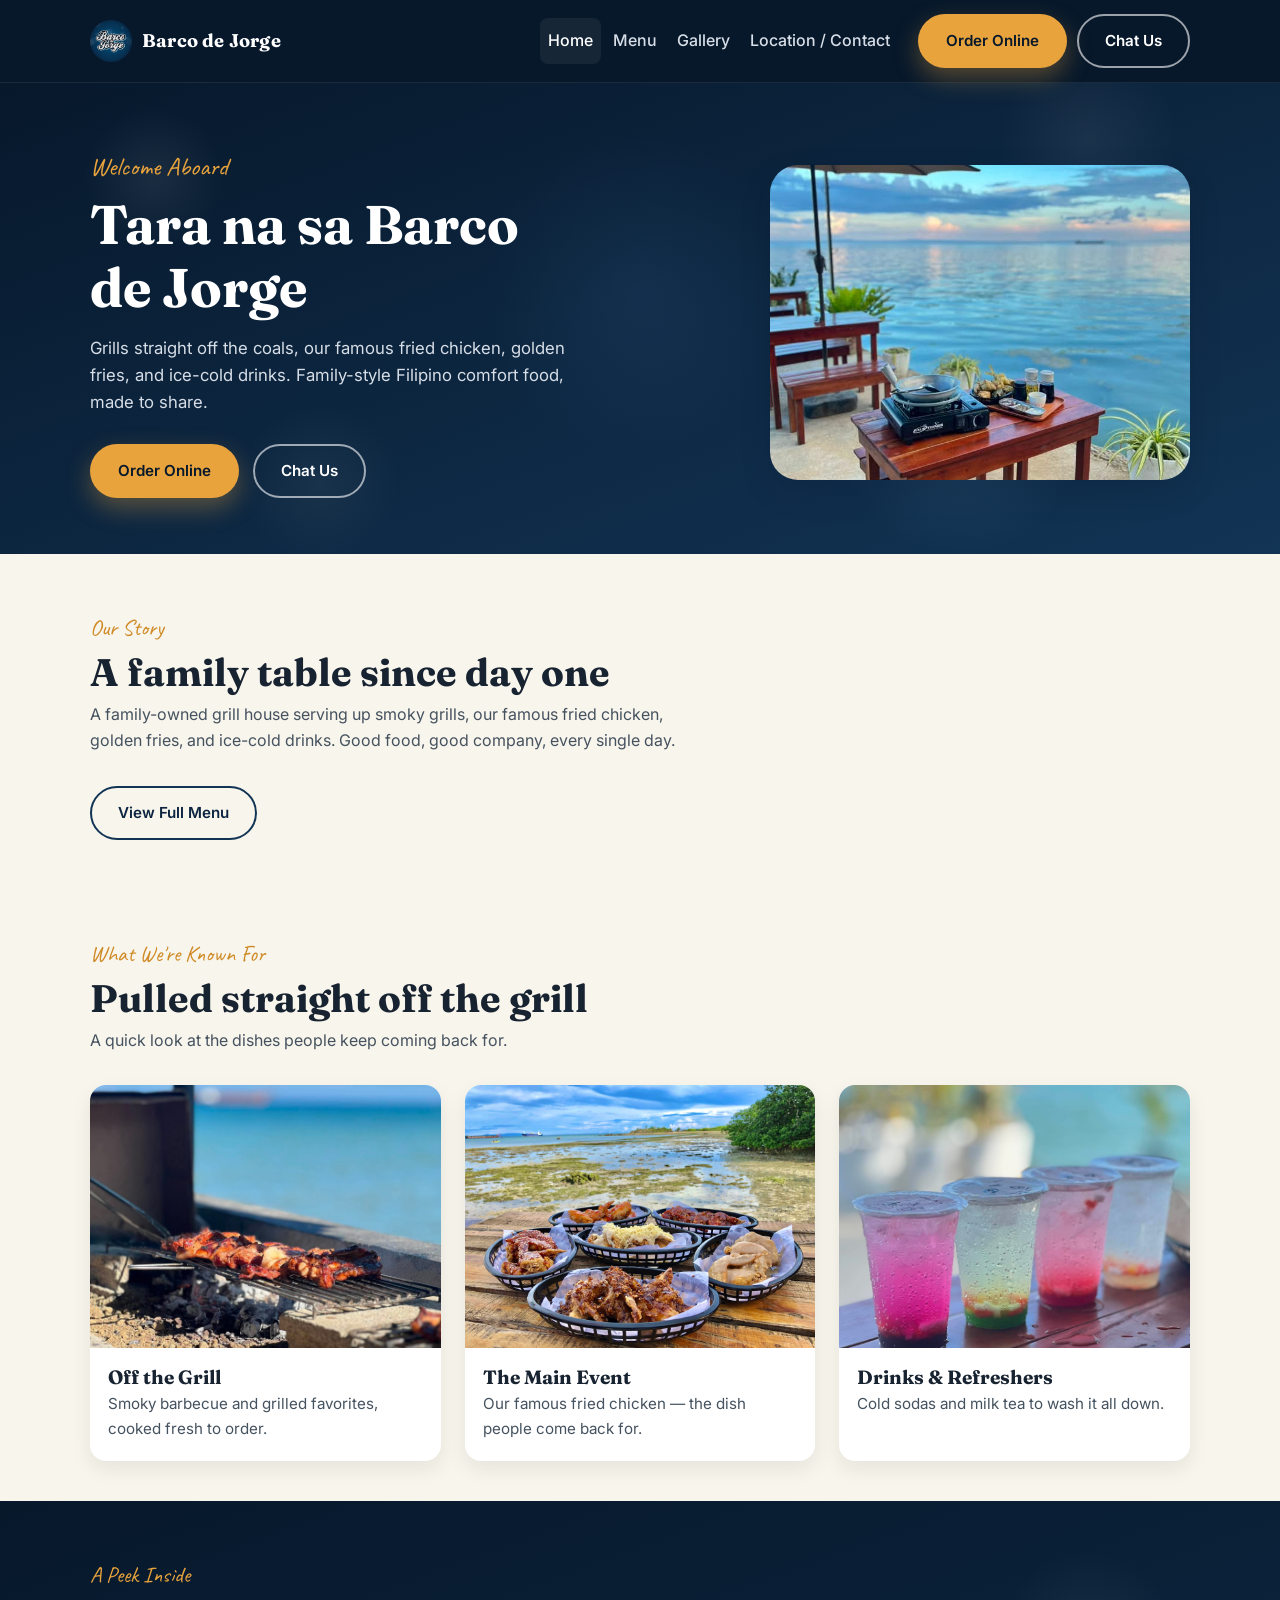
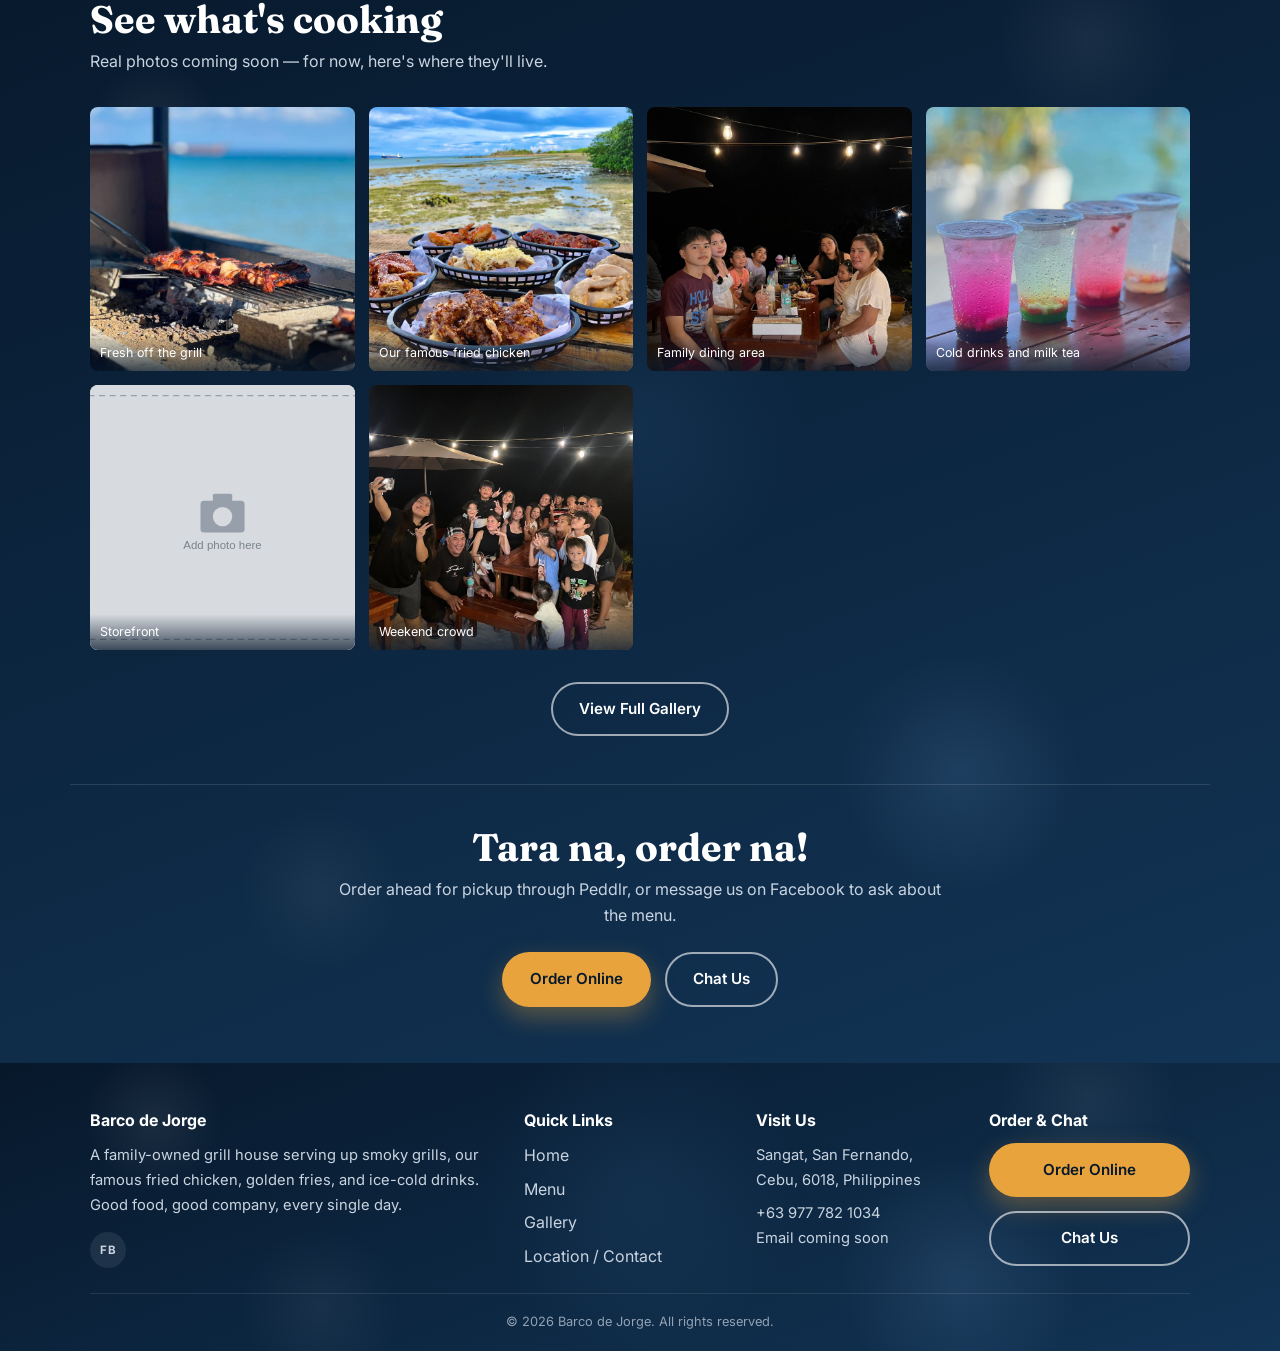
<file: index.html>
<!DOCTYPE html>
<html lang="en">
<head>
  <meta charset="UTF-8" />
  <meta name="viewport" content="width=device-width, initial-scale=1.0" />
  <title>Barco de Jorge — Tara na sa Barco de Jorge</title>
  <meta
    name="description"
    content="Barco de Jorge is a family-owned grill house in Sangat, San Fernando, Cebu — serving grills, fried chicken, fries, and drinks. Order online or chat us today."
  />
  <link rel="icon" href="images/logo.jpg" />

  <!-- Fonts -->
  <link rel="preconnect" href="https://fonts.googleapis.com" />
  <link rel="preconnect" href="https://fonts.gstatic.com" crossorigin />
  <link
    href="https://fonts.googleapis.com/css2?family=Caveat:wght@600;700&family=Fraunces:opsz,wght@9..144,500;9..144,600;9..144,700;9..144,900&family=Inter:wght@400;500;600;700&display=swap"
    rel="stylesheet"
  />

  <link rel="stylesheet" href="css/style.css" />
</head>
<body>
  <a href="#main" class="skip-link">Skip to content</a>

  <!-- Header is built by js/main.js — edit nav links in that one file -->
  <header class="site-header" data-site-header></header>

  <main id="main">
    <!-- ============ HERO ============ -->
    <section class="hero bokeh-bg">
      <div class="container">
        <div class="hero-text">
          <span class="hero-eyebrow" data-hero-eyebrow></span>
          <h1 class="hero-heading" data-hero-heading></h1>
          <p class="hero-subheading" data-hero-subheading></p>
          <div class="cta-row">
            <a class="btn btn--gold" href="order-policy.html">Order Online</a>
            <a class="btn btn--outline" data-link="messenger">Chat Us</a>
          </div>
        </div>
        <div class="hero-image" data-hero-image></div>
      </div>
    </section>

    <!-- ============ INTRO ============ -->
    <section class="section">
      <div class="container">
        <span class="section-kicker">Our Story</span>
        <h2 class="section-heading">A family table since day one</h2>
        <p class="section-intro" data-field="shortDescription"></p>
        <a class="btn btn--outline-dark" href="menu.html">View Full Menu</a>
      </div>
    </section>

    <!-- ============ WHAT WE'RE KNOWN FOR ============ -->
    <section class="section section--tight">
      <div class="container">
        <span class="section-kicker">What We're Known For</span>
        <h2 class="section-heading">Pulled straight off the grill</h2>
        <p class="section-intro">
          A quick look at the dishes people keep coming back for.
        </p>
        <div class="highlights-grid" data-highlights></div>
      </div>
    </section>

    <!-- ============ GALLERY PREVIEW + FINAL CTA ============ -->
    <section class="section bokeh-bg">
      <div class="container">
        <span class="section-kicker">A Peek Inside</span>
        <h2 class="section-heading">See what's cooking</h2>
        <p class="section-intro">
          Real photos coming soon — for now, here's where they'll live.
        </p>

        <div class="gallery-grid" data-gallery-preview></div>

        <div class="gallery-cta">
          <a class="btn btn--outline" href="gallery.html">View Full Gallery</a>
        </div>
      </div>

      <div class="container" style="margin-top: 48px; border-top: 1px solid rgba(255,255,255,0.12); padding-top: 40px; text-align: center;">
        <h2 class="section-heading">Tara na, order na!</h2>
        <p class="section-intro" style="margin: 0 auto 24px;">
          Order ahead for pickup through Peddlr, or message us on Facebook to ask about the menu.
        </p>
        <div class="cta-row" style="justify-content: center;">
          <a class="btn btn--gold" href="order-policy.html">Order Online</a>
          <a class="btn btn--outline" data-link="messenger">Chat Us</a>
        </div>
      </div>
    </section>
  </main>

  <!-- Footer is built by js/main.js — edit address/hours in js/site-data.js -->
  <footer class="site-footer bokeh-bg" data-site-footer></footer>

  <script src="js/site-data.js"></script>
  <script src="js/main.js"></script>
</body>
</html>
</file>
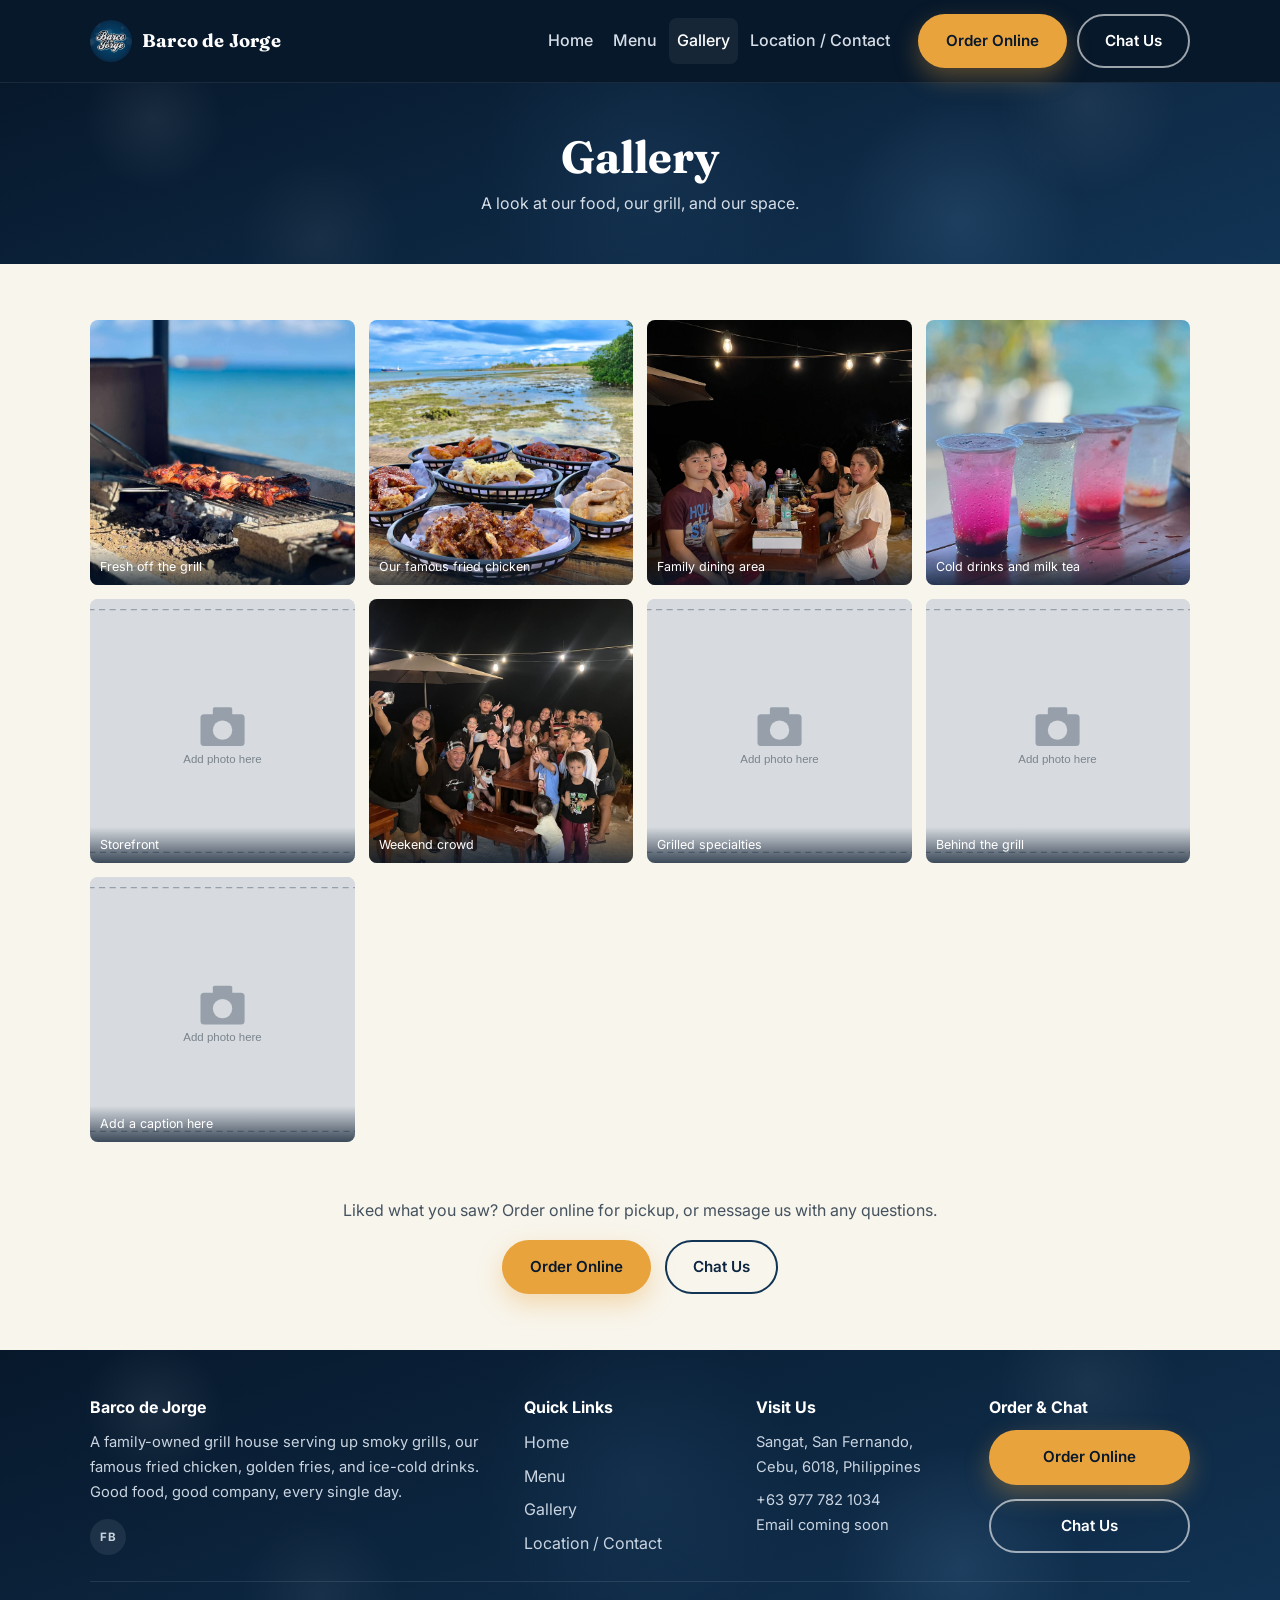
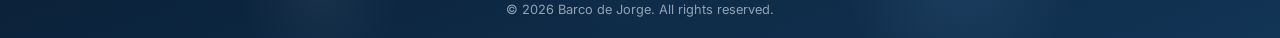
<file: gallery.html>
<!DOCTYPE html>
<html lang="en">
<head>
  <meta charset="UTF-8" />
  <meta name="viewport" content="width=device-width, initial-scale=1.0" />
  <title>Gallery — Barco de Jorge</title>
  <meta
    name="description"
    content="Photos of Barco de Jorge — our food, our grill, and our dining space in Sangat, San Fernando, Cebu."
  />
  <link rel="icon" href="images/logo.jpg" />

  <link rel="preconnect" href="https://fonts.googleapis.com" />
  <link rel="preconnect" href="https://fonts.gstatic.com" crossorigin />
  <link
    href="https://fonts.googleapis.com/css2?family=Caveat:wght@600;700&family=Fraunces:opsz,wght@9..144,500;9..144,600;9..144,700;9..144,900&family=Inter:wght@400;500;600;700&display=swap"
    rel="stylesheet"
  />

  <link rel="stylesheet" href="css/style.css" />
</head>
<body>
  <a href="#main" class="skip-link">Skip to content</a>

  <header class="site-header" data-site-header></header>

  <main id="main">
    <section class="page-banner bokeh-bg">
      <div class="container">
        <h1>Gallery</h1>
        <p>A look at our food, our grill, and our space.</p>
      </div>
    </section>

    <!--
      This grid is generated from js/site-data.js. To add a photo:
      open js/site-data.js, find the "gallery" list near the bottom,
      and add a new { image: "images/yourfile.jpg", caption: "..." }
      line. To remove a photo, delete its line.
    -->
    <section class="section">
      <div class="container">
        <div class="gallery-grid" data-gallery-full></div>
      </div>
    </section>

    <section class="section" style="padding-top: 0;">
      <div class="container" style="text-align: center;">
        <p class="section-intro" style="margin: 0 auto 16px;">
          Liked what you saw? Order online for pickup, or message us with
          any questions.
        </p>
        <div class="cta-row" style="justify-content: center;">
          <a class="btn btn--gold" href="order-policy.html">Order Online</a>
          <a class="btn btn--outline-dark" data-link="messenger">Chat Us</a>
        </div>
      </div>
    </section>
  </main>

  <footer class="site-footer bokeh-bg" data-site-footer></footer>

  <script src="js/site-data.js"></script>
  <script src="js/main.js"></script>
</body>
</html>
</file>
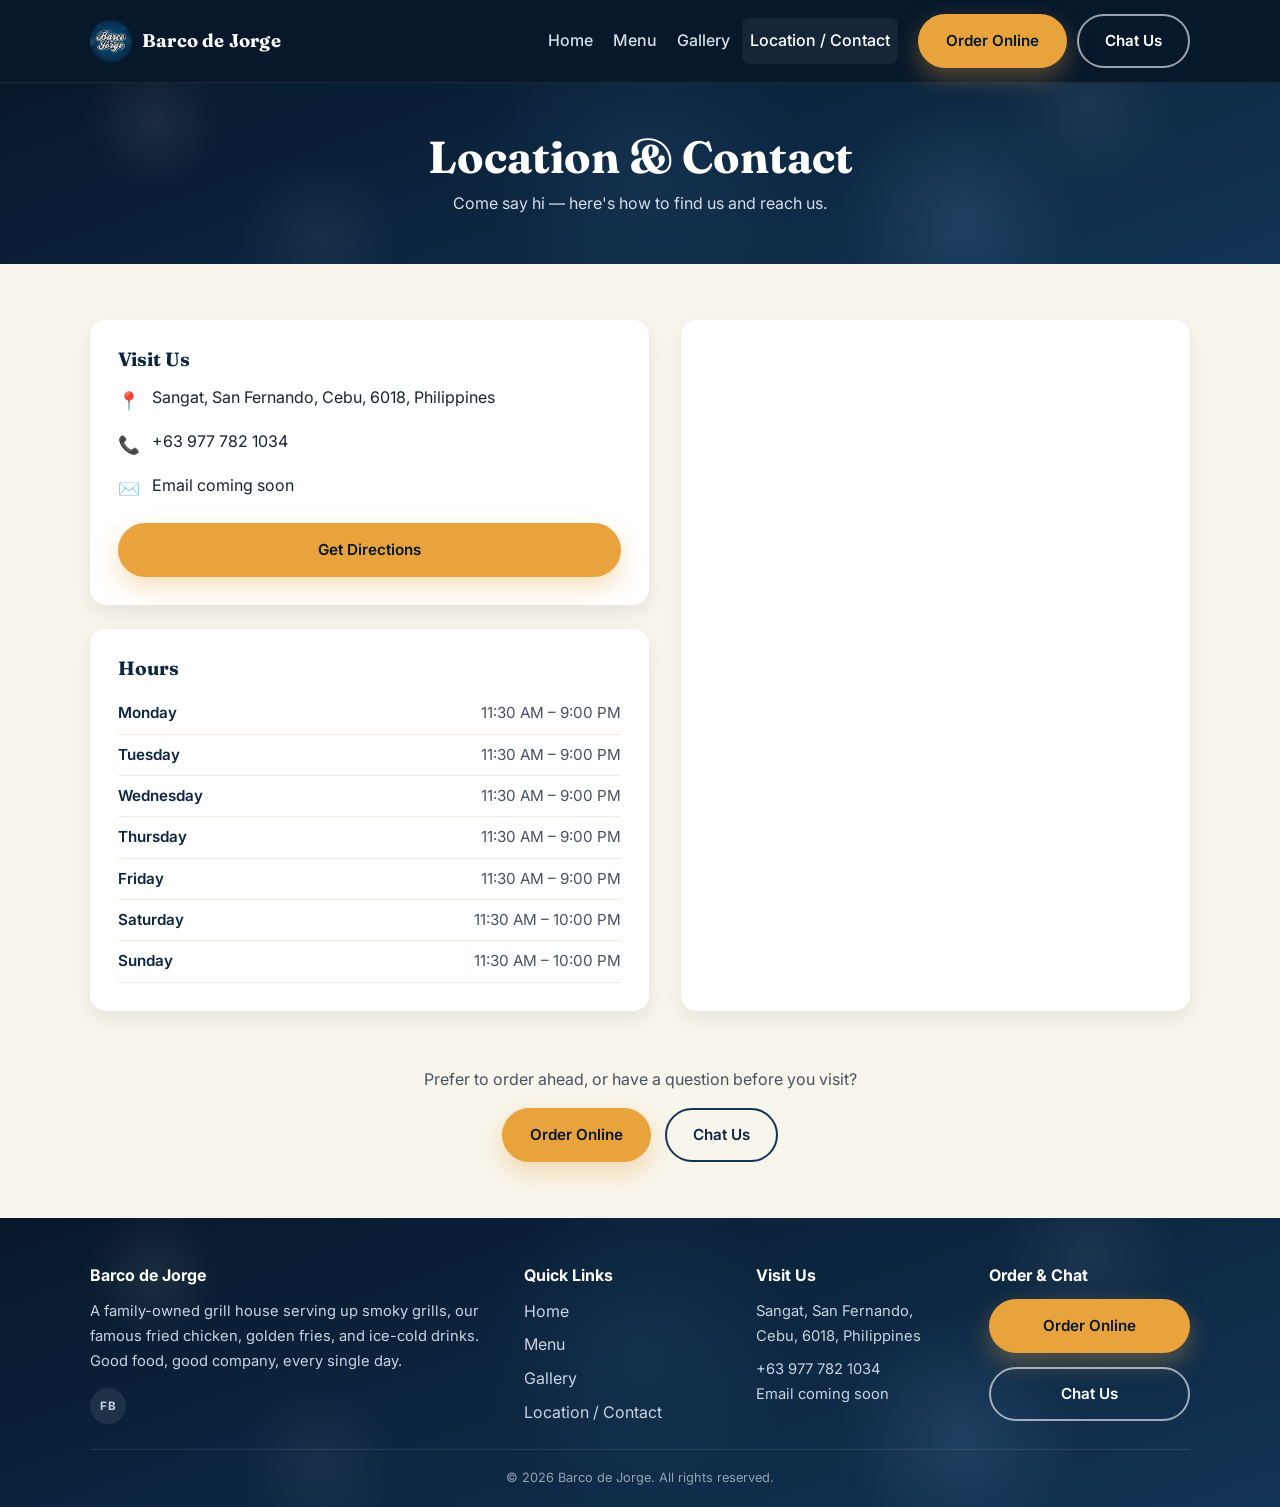
<file: location.html>
<!DOCTYPE html>
<html lang="en">
<head>
  <meta charset="UTF-8" />
  <meta name="viewport" content="width=device-width, initial-scale=1.0" />
  <title>Location &amp; Contact — Barco de Jorge</title>
  <meta
    name="description"
    content="Find Barco de Jorge in Sangat, San Fernando, Cebu. See our hours, phone number, and directions."
  />
  <link rel="icon" href="images/logo.jpg" />

  <link rel="preconnect" href="https://fonts.googleapis.com" />
  <link rel="preconnect" href="https://fonts.gstatic.com" crossorigin />
  <link
    href="https://fonts.googleapis.com/css2?family=Caveat:wght@600;700&family=Fraunces:opsz,wght@9..144,500;9..144,600;9..144,700;9..144,900&family=Inter:wght@400;500;600;700&display=swap"
    rel="stylesheet"
  />

  <link rel="stylesheet" href="css/style.css" />
</head>
<body>
  <a href="#main" class="skip-link">Skip to content</a>

  <header class="site-header" data-site-header></header>

  <main id="main">
    <section class="page-banner bokeh-bg">
      <div class="container">
        <h1>Location &amp; Contact</h1>
        <p>Come say hi — here's how to find us and reach us.</p>
      </div>
    </section>

    <section class="section">
      <div class="container">
        <div class="location-grid">
          <!-- Contact + Hours: edit these in js/site-data.js -->
          <div>
            <div class="contact-card" style="margin-bottom: 24px;">
              <h3>Visit Us</h3>
              <ul class="contact-list">
                <li>
                  <span class="icon" aria-hidden="true">📍</span>
                  <span data-field="address"></span>
                </li>
                <li>
                  <span class="icon" aria-hidden="true">📞</span>
                  <a data-link="phone" data-field="phone"></a>
                </li>
                <li>
                  <span class="icon" aria-hidden="true">✉️</span>
                  <a data-link="email"></a>
                </li>
              </ul>
              <a class="btn btn--gold btn--block" data-link="maps">Get Directions</a>
            </div>

            <div class="contact-card">
              <h3>Hours</h3>
              <table class="hours-table">
                <tbody data-hours-table></tbody>
              </table>
            </div>
          </div>

          <!-- Map: builds automatically from the address in
               js/site-data.js — no API key needed. -->
          <div class="contact-card" style="padding: 0; overflow: hidden;">
            <iframe
              class="map-embed"
              data-map-embed
              loading="lazy"
              title="Map to Barco de Jorge"
              referrerpolicy="no-referrer-when-downgrade"
            ></iframe>
          </div>
        </div>
      </div>
    </section>

    <section class="section" style="padding-top: 0;">
      <div class="container" style="text-align: center;">
        <p class="section-intro" style="margin: 0 auto 16px;">
          Prefer to order ahead, or have a question before you visit?
        </p>
        <div class="cta-row" style="justify-content: center;">
          <a class="btn btn--gold" href="order-policy.html">Order Online</a>
          <a class="btn btn--outline-dark" data-link="messenger">Chat Us</a>
        </div>
      </div>
    </section>
  </main>

  <footer class="site-footer bokeh-bg" data-site-footer></footer>

  <script src="js/site-data.js"></script>
  <script src="js/main.js"></script>
</body>
</html>
</file>
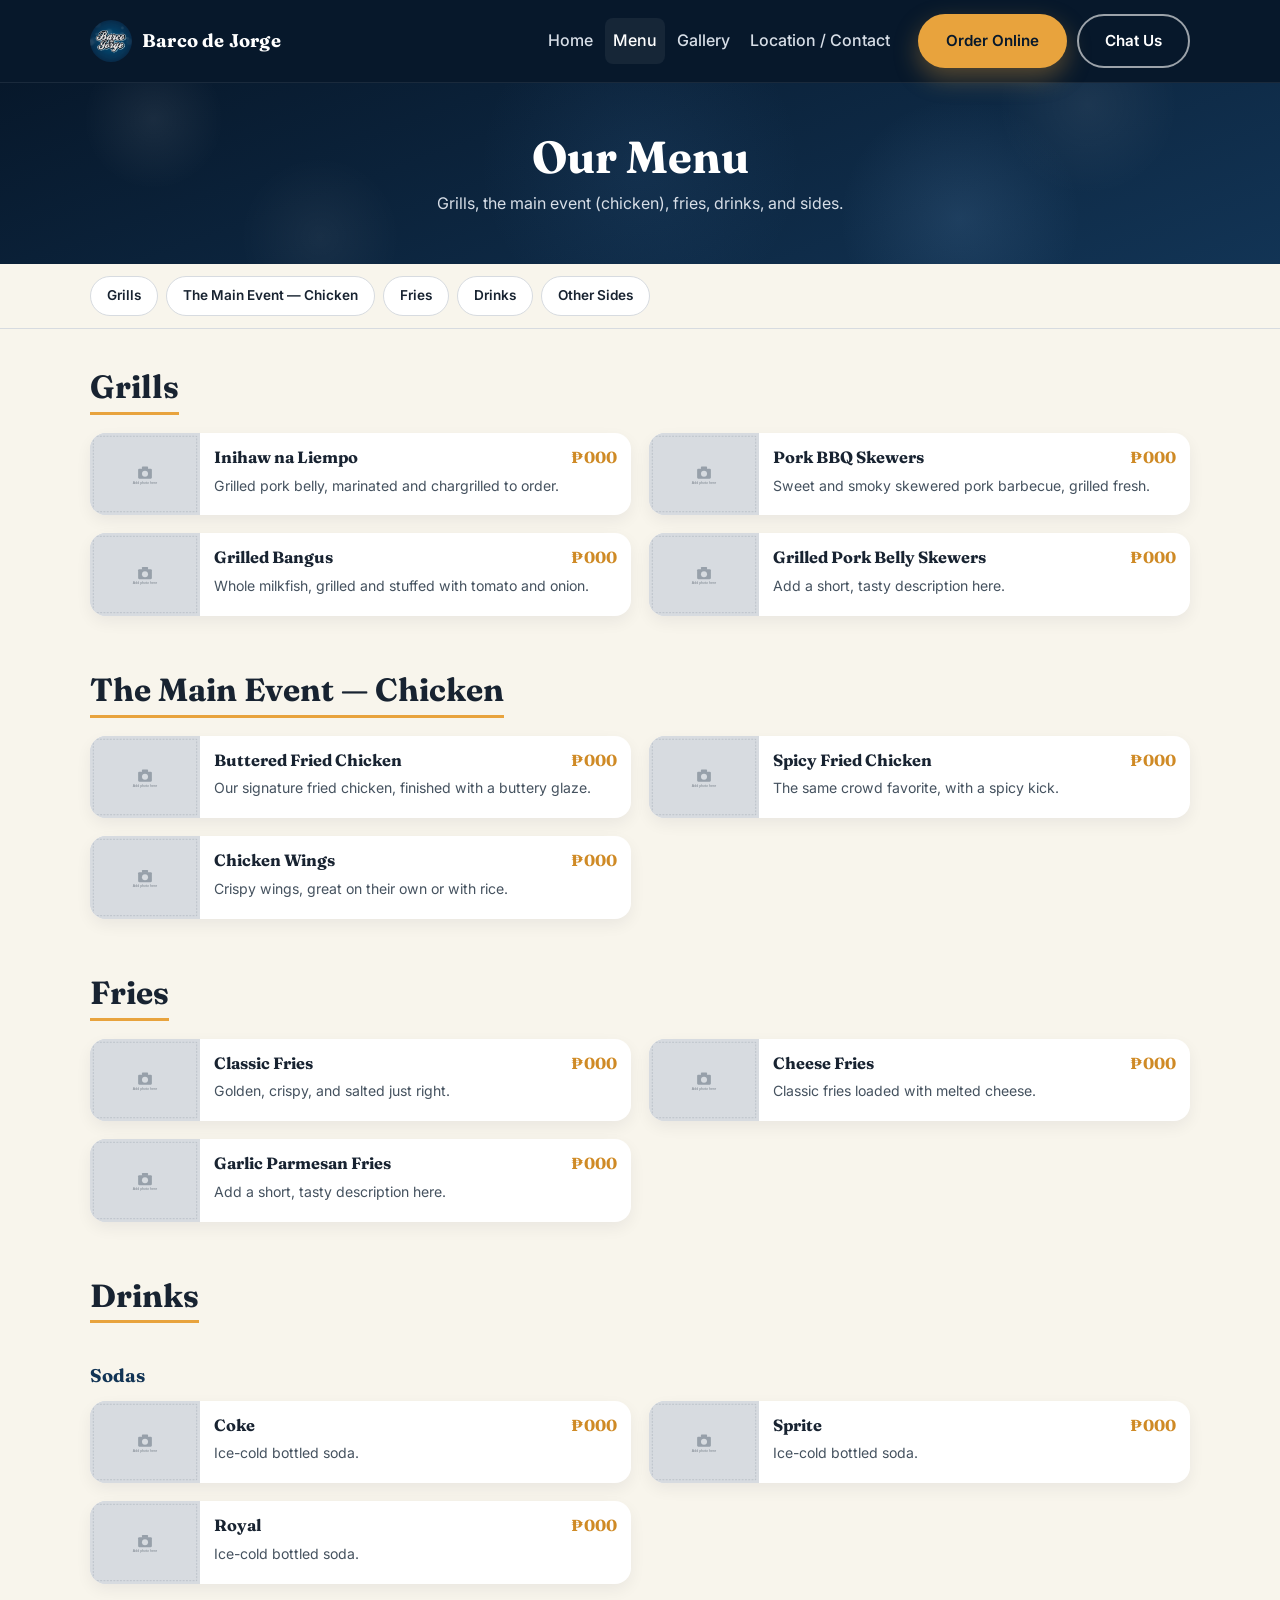
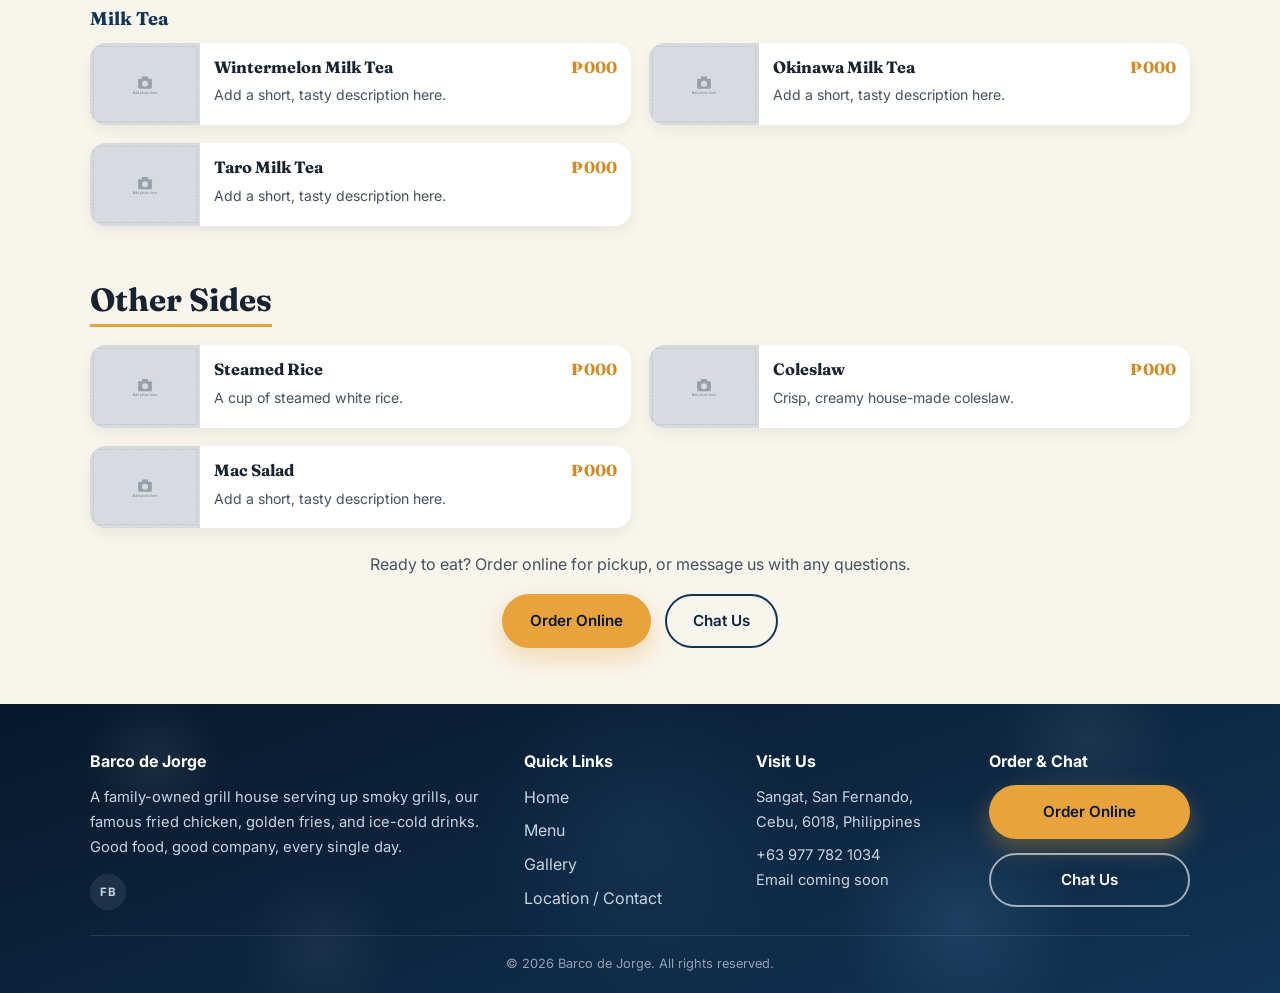
<file: menu.html>
<!DOCTYPE html>
<html lang="en">
<head>
  <meta charset="UTF-8" />
  <meta name="viewport" content="width=device-width, initial-scale=1.0" />
  <title>Menu — Barco de Jorge</title>
  <meta
    name="description"
    content="See the Barco de Jorge menu: grills, our famous fried chicken, fries, sodas, milk tea, and more."
  />
  <link rel="icon" href="images/logo.jpg" />

  <link rel="preconnect" href="https://fonts.googleapis.com" />
  <link rel="preconnect" href="https://fonts.gstatic.com" crossorigin />
  <link
    href="https://fonts.googleapis.com/css2?family=Caveat:wght@600;700&family=Fraunces:opsz,wght@9..144,500;9..144,600;9..144,700;9..144,900&family=Inter:wght@400;500;600;700&display=swap"
    rel="stylesheet"
  />

  <link rel="stylesheet" href="css/style.css" />
</head>
<body>
  <a href="#main" class="skip-link">Skip to content</a>

  <header class="site-header" data-site-header></header>

  <main id="main">
    <section class="page-banner bokeh-bg">
      <div class="container">
        <h1>Our Menu</h1>
        <p>Grills, the main event (chicken), fries, drinks, and sides.</p>
      </div>
    </section>

    <!-- Quick-jump links to each category, built automatically from
         js/site-data.js so it always matches the menu below. -->
    <nav class="menu-jump-nav" aria-label="Menu categories">
      <div class="container" data-menu-jump></div>
    </nav>

    <!--
      The entire menu below is generated from js/site-data.js.
      To add, remove, or edit a dish: open js/site-data.js and look
      for the "menu" section — each item has a name, description,
      price, and image you can change.
    -->
    <div class="container" data-menu></div>

    <section class="section" style="padding-top: 8px;">
      <div class="container" style="text-align: center;">
        <p class="section-intro" style="margin: 0 auto 16px;">
          Ready to eat? Order online for pickup, or message us with any
          questions.
        </p>
        <div class="cta-row" style="justify-content: center;">
          <a class="btn btn--gold" href="order-policy.html">Order Online</a>
          <a class="btn btn--outline-dark" data-link="messenger">Chat Us</a>
        </div>
      </div>
    </section>
  </main>

  <footer class="site-footer bokeh-bg" data-site-footer></footer>

  <script src="js/site-data.js"></script>
  <script src="js/main.js"></script>
</body>
</html>
</file>
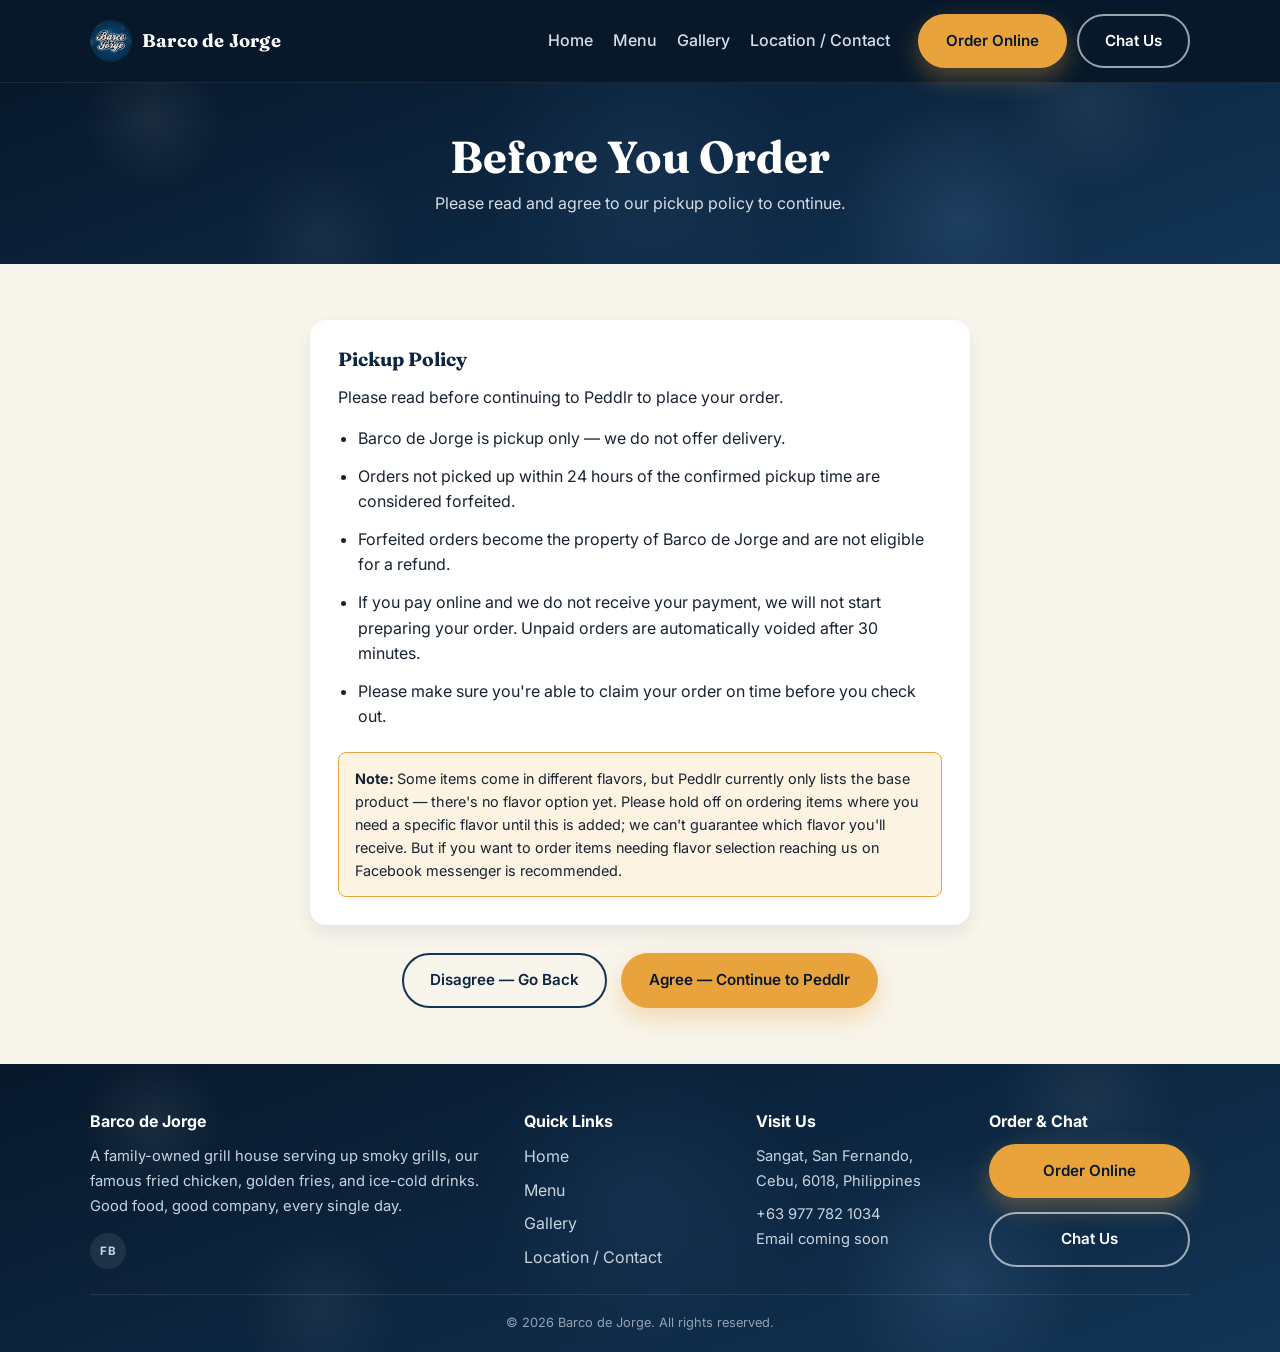
<file: order-policy.html>
<!DOCTYPE html>
<html lang="en">
<head>
  <meta charset="UTF-8" />
  <meta name="viewport" content="width=device-width, initial-scale=1.0" />
  <title>Pickup Policy — Barco de Jorge</title>
  <meta name="robots" content="noindex" />
  <meta
    name="description"
    content="Please review our pickup policy before placing an order through Peddlr."
  />
  <link rel="icon" href="images/logo.jpg" />

  <link rel="preconnect" href="https://fonts.googleapis.com" />
  <link rel="preconnect" href="https://fonts.gstatic.com" crossorigin />
  <link
    href="https://fonts.googleapis.com/css2?family=Caveat:wght@600;700&family=Fraunces:opsz,wght@9..144,500;9..144,600;9..144,700;9..144,900&family=Inter:wght@400;500;600;700&display=swap"
    rel="stylesheet"
  />

  <link rel="stylesheet" href="css/style.css" />
</head>
<body>
  <a href="#main" class="skip-link">Skip to content</a>

  <header class="site-header" data-site-header></header>

  <main id="main">
    <section class="page-banner bokeh-bg">
      <div class="container">
        <h1>Before You Order</h1>
        <p>Please read and agree to our pickup policy to continue.</p>
      </div>
    </section>

    <section class="section">
      <div class="container" style="max-width: 700px;">
        <!--
          This box is generated from js/site-data.js — find "orderPolicy"
          to edit the wording, the 24-hour window, or remove the
          temporary flavor notice once it's no longer needed.
        -->
        <div class="contact-card" data-order-policy></div>

        <div class="cta-row" style="justify-content: center; margin-top: 28px;">
          <a class="btn btn--outline-dark" href="index.html">Disagree — Go Back</a>
          <a class="btn btn--gold" data-link="peddlr" data-same-tab>Agree — Continue to Peddlr</a>
        </div>
      </div>
    </section>
  </main>

  <footer class="site-footer bokeh-bg" data-site-footer></footer>

  <script src="js/site-data.js"></script>
  <script src="js/main.js"></script>
</body>
</html>
</file>
<file: css/style.css>
/* ============================================================================
   BARCO DE JORGE — STYLESHEET
   ============================================================================
   Section map:
     1. Design tokens (colors, fonts, spacing)
     2. Reset & base styles
     3. Layout helpers
     4. Buttons
     5. Header / navigation
     6. Hero
     7. Highlight cards (homepage)
     8. Gallery
     9. Menu / food cards
     10. Page header banner (menu/gallery/location)
     11. Location page
     12. Footer
     13. Responsive breakpoints
   ========================================================================= */

/* 1. DESIGN TOKENS ------------------------------------------------------- */

:root {
  /* Colors — pulled from the Barco de Jorge logo (deep navy + warm gold) */
  --navy-950: #07182b;
  --navy-900: #0c2540;
  --navy-800: #123455;
  --navy-700: #18436b;
  --gold-500: #e8a33d;
  --gold-600: #cf8a25;
  --cream-50: #f8f5ec;
  --cream-100: #f1ecdf;
  --ink-900: #182331;
  --ink-700: #45525f;
  --gray-300: #d7dbe0;
  --gray-500: #97a0aa;
  --white: #ffffff;

  /* Type */
  --font-display: "Fraunces", "Georgia", serif;
  --font-script: "Caveat", cursive;
  --font-body: "Inter", -apple-system, BlinkMacSystemFont, "Segoe UI", sans-serif;

  /* Spacing / shape */
  --radius-sm: 8px;
  --radius-md: 16px;
  --radius-lg: 28px;
  --container-width: 1140px;
  --shadow-soft: 0 12px 30px rgba(7, 24, 43, 0.18);
}

/* 2. RESET & BASE --------------------------------------------------------*/

* {
  margin: 0;
  padding: 0;
  box-sizing: border-box;
}

html {
  scroll-behavior: smooth;
}

body {
  font-family: var(--font-body);
  color: var(--ink-900);
  background-color: var(--cream-50);
  line-height: 1.6;
  -webkit-font-smoothing: antialiased;
}

img {
  max-width: 100%;
  display: block;
}

a {
  color: inherit;
  text-decoration: none;
}

ul {
  list-style: none;
}

h1, h2, h3, h4 {
  font-family: var(--font-display);
  line-height: 1.15;
  font-weight: 700;
}

a:focus-visible,
button:focus-visible {
  outline: 3px solid var(--gold-500);
  outline-offset: 3px;
}

.skip-link {
  position: absolute;
  left: -999px;
  top: 0;
  background-color: var(--gold-500);
  color: var(--navy-950);
  padding: 10px 16px;
  font-weight: 700;
  z-index: 200;
}

.skip-link:focus {
  left: 12px;
  top: 12px;
}

@media (prefers-reduced-motion: reduce) {
  html {
    scroll-behavior: auto;
  }
  * {
    transition: none !important;
    animation: none !important;
  }
}

/* 3. LAYOUT HELPERS ------------------------------------------------------*/

.container {
  width: 100%;
  max-width: var(--container-width);
  margin: 0 auto;
  padding: 0 20px;
}

.section {
  padding: 56px 0;
}

.section--tight {
  padding: 40px 0;
}

.section--dark {
  background-color: var(--navy-900);
  color: var(--white);
}

.section-heading {
  font-size: clamp(1.7rem, 4vw, 2.4rem);
  margin-bottom: 8px;
}

.section-kicker {
  font-family: var(--font-script);
  font-size: 1.4rem;
  color: var(--gold-600);
  display: block;
  margin-bottom: 4px;
}

.section--dark .section-kicker,
.bokeh-bg .section-kicker {
  color: var(--gold-500);
}

.section-intro {
  max-width: 620px;
  color: var(--ink-700);
  margin-bottom: 32px;
}

.section--dark .section-intro,
.bokeh-bg .section-intro {
  color: #c9d4e0;
}

/* Signature "bokeh" glow — echoes the logo's background, reused across
   dark sections to tie the whole site together. Any section using this
   class is a dark section, so text inside it defaults to light/white. */
.bokeh-bg {
  position: relative;
  color: var(--white);
  background-color: var(--navy-900);
  background-image:
    radial-gradient(circle at 12% 20%, rgba(255, 255, 255, 0.07) 0, transparent 70px),
    radial-gradient(circle at 85% 12%, rgba(255, 255, 255, 0.06) 0, transparent 90px),
    radial-gradient(circle at 75% 75%, rgba(120, 170, 220, 0.14) 0, transparent 120px),
    radial-gradient(circle at 25% 85%, rgba(255, 255, 255, 0.05) 0, transparent 80px),
    radial-gradient(circle at 50% 45%, rgba(80, 140, 200, 0.10) 0, transparent 160px),
    linear-gradient(160deg, var(--navy-950), var(--navy-800));
  background-repeat: no-repeat;
}

/* 4. BUTTONS ---------------------------------------------------------------*/

.btn {
  display: inline-flex;
  align-items: center;
  justify-content: center;
  gap: 8px;
  padding: 13px 26px;
  border-radius: 999px;
  font-weight: 600;
  font-size: 0.95rem;
  border: 2px solid transparent;
  cursor: pointer;
  transition: transform 0.15s ease, box-shadow 0.15s ease, background-color 0.15s ease;
  white-space: nowrap;
}

.btn:hover {
  transform: translateY(-2px);
}

.btn--gold {
  background-color: var(--gold-500);
  color: var(--navy-950);
  box-shadow: 0 10px 24px rgba(232, 163, 61, 0.35);
}

.btn--gold:hover {
  background-color: var(--gold-600);
}

.btn--outline {
  background-color: transparent;
  border-color: rgba(255, 255, 255, 0.6);
  color: var(--white);
}

.btn--outline:hover {
  background-color: rgba(255, 255, 255, 0.12);
}

.btn--outline-dark {
  background-color: transparent;
  border-color: var(--navy-800);
  color: var(--navy-900);
}

.btn--outline-dark:hover {
  background-color: rgba(12, 37, 64, 0.06);
}

.btn--block {
  width: 100%;
}

.btn.is-pending {
  opacity: 0.55;
  cursor: not-allowed;
}

.cta-row {
  display: flex;
  flex-wrap: wrap;
  gap: 14px;
}

/* 5. HEADER / NAVIGATION ---------------------------------------------------*/

.site-header {
  position: sticky;
  top: 0;
  z-index: 100;
  background-color: var(--navy-950);
  border-bottom: 1px solid rgba(255, 255, 255, 0.08);
}

.site-header .container {
  display: flex;
  align-items: center;
  justify-content: space-between;
  gap: 16px;
  padding-top: 12px;
  padding-bottom: 12px;
  position: relative;
}

.brand {
  display: flex;
  align-items: center;
  gap: 10px;
  color: var(--white);
}

.brand img {
  height: 42px;
  width: 42px;
  border-radius: 50%;
  object-fit: cover;
  flex-shrink: 0;
}

.brand-name {
  font-family: var(--font-display);
  font-size: 1.15rem;
  font-weight: 700;
  letter-spacing: 0.2px;
}

.nav-toggle {
  display: flex;
  flex-direction: column;
  justify-content: center;
  gap: 5px;
  width: 40px;
  height: 40px;
  background: transparent;
  border: none;
  cursor: pointer;
}

.nav-toggle span {
  display: block;
  height: 2px;
  background-color: var(--white);
  border-radius: 2px;
  transition: transform 0.2s ease, opacity 0.2s ease;
}

.nav-toggle.is-open span:nth-child(1) {
  transform: translateY(7px) rotate(45deg);
}
.nav-toggle.is-open span:nth-child(2) {
  opacity: 0;
}
.nav-toggle.is-open span:nth-child(3) {
  transform: translateY(-7px) rotate(-45deg);
}

.nav-menu {
  position: absolute;
  top: 100%;
  left: 0;
  right: 0;
  background-color: var(--navy-950);
  border-bottom: 1px solid rgba(255, 255, 255, 0.08);
  flex-direction: column;
  align-items: stretch;
  gap: 4px;
  padding: 12px 20px 20px;
  display: none;
}

.nav-menu.is-open {
  display: flex;
}

.nav-links {
  display: flex;
  flex-direction: column;
  gap: 2px;
}

.nav-links a {
  display: block;
  padding: 10px 8px;
  color: #d7dee7;
  font-weight: 500;
  border-radius: var(--radius-sm);
}

.nav-links a:hover,
.nav-links a.is-active {
  color: var(--white);
  background-color: rgba(255, 255, 255, 0.06);
}

.nav-ctas {
  display: flex;
  flex-direction: column;
  gap: 10px;
  margin-top: 12px;
}

/* 6. HERO --------------------------------------------------------------- */

.hero {
  padding: 64px 0 56px;
  color: var(--white);
}

.hero .container {
  display: flex;
  flex-direction: column;
  gap: 36px;
  align-items: center;
  text-align: center;
}

.hero-text {
  max-width: 560px;
}

.hero-eyebrow {
  font-family: var(--font-script);
  font-size: 1.6rem;
  color: var(--gold-500);
  display: block;
  margin-bottom: 6px;
}

.hero-heading {
  font-size: clamp(2.1rem, 6vw, 3.4rem);
  margin-bottom: 16px;
}

.hero-subheading {
  font-size: 1.05rem;
  color: #d7dee7;
  margin-bottom: 28px;
}

.hero-image {
  width: 100%;
  max-width: 420px;
  border-radius: var(--radius-lg);
  overflow: hidden;
  box-shadow: var(--shadow-soft);
  aspect-ratio: 4 / 3;
}

.hero-image img {
  width: 100%;
  height: 100%;
  object-fit: cover;
}

.hero .cta-row {
  justify-content: center;
}

/* 7. HIGHLIGHT CARDS (homepage) -----------------------------------------*/

.highlights-grid {
  display: grid;
  grid-template-columns: 1fr;
  gap: 24px;
}

.highlight-card {
  display: block;
  background-color: var(--white);
  border-radius: var(--radius-md);
  overflow: hidden;
  box-shadow: 0 8px 20px rgba(7, 24, 43, 0.08);
  transition: transform 0.18s ease, box-shadow 0.18s ease;
}

.highlight-card:hover {
  transform: translateY(-4px);
  box-shadow: 0 14px 28px rgba(7, 24, 43, 0.14);
}

.highlight-card__image {
  aspect-ratio: 4 / 3;
  background-color: var(--gray-300);
}

.highlight-card__image img {
  width: 100%;
  height: 100%;
  object-fit: cover;
}

.highlight-card h3 {
  font-size: 1.2rem;
  padding: 18px 18px 4px;
}

.highlight-card p {
  padding: 0 18px 20px;
  color: var(--ink-700);
  font-size: 0.95rem;
}

/* 8. GALLERY -------------------------------------------------------------*/

.gallery-grid {
  display: grid;
  grid-template-columns: repeat(2, 1fr);
  gap: 14px;
}

.gallery-item {
  position: relative;
  aspect-ratio: 1 / 1;
  border-radius: var(--radius-sm);
  overflow: hidden;
  background-color: var(--gray-300);
}

.gallery-item img {
  width: 100%;
  height: 100%;
  object-fit: cover;
  transition: transform 0.3s ease;
}

.gallery-item:hover img {
  transform: scale(1.05);
}

.gallery-item figcaption {
  position: absolute;
  left: 0;
  right: 0;
  bottom: 0;
  padding: 8px 10px;
  font-size: 0.78rem;
  color: var(--white);
  background: linear-gradient(to top, rgba(7, 24, 43, 0.75), transparent);
}

.gallery-cta {
  text-align: center;
  margin-top: 32px;
}

/* 9. MENU / FOOD CARDS ---------------------------------------------------*/

.menu-jump-nav {
  position: sticky;
  top: 67px;
  z-index: 50;
  background-color: var(--cream-50);
  border-bottom: 1px solid var(--gray-300);
  overflow-x: auto;
  white-space: nowrap;
  -webkit-overflow-scrolling: touch;
}

.menu-jump-nav .container {
  display: flex;
  gap: 8px;
  padding-top: 12px;
  padding-bottom: 12px;
}

.menu-jump-nav a {
  padding: 8px 16px;
  border-radius: 999px;
  background-color: var(--white);
  border: 1px solid var(--gray-300);
  font-size: 0.85rem;
  font-weight: 600;
  color: var(--ink-900);
  flex-shrink: 0;
}

.menu-jump-nav a:hover {
  border-color: var(--gold-500);
  color: var(--gold-600);
}

.menu-category {
  padding: 40px 0 16px;
  scroll-margin-top: 120px;
}

.menu-category__title {
  font-size: clamp(1.5rem, 3.5vw, 2rem);
  margin-bottom: 18px;
  border-bottom: 3px solid var(--gold-500);
  display: inline-block;
  padding-bottom: 6px;
}

.menu-subcategory__title {
  font-size: 1.15rem;
  margin: 24px 0 14px;
  color: var(--navy-800);
}

.menu-grid {
  display: grid;
  grid-template-columns: 1fr;
  gap: 18px;
}

.food-card {
  display: flex;
  gap: 14px;
  background-color: var(--white);
  border-radius: var(--radius-md);
  overflow: hidden;
  box-shadow: 0 6px 16px rgba(7, 24, 43, 0.06);
}

.food-card__image {
  width: 110px;
  flex-shrink: 0;
  background-color: var(--gray-300);
}

.food-card__image img {
  width: 100%;
  height: 100%;
  object-fit: cover;
}

.food-card__body {
  padding: 12px 14px 12px 0;
  flex-grow: 1;
}

.food-card__title-row {
  display: flex;
  justify-content: space-between;
  align-items: baseline;
  gap: 8px;
}

.food-card__title-row h4 {
  font-size: 1.02rem;
}

.food-card__price {
  font-weight: 700;
  color: var(--gold-600);
  font-family: var(--font-display);
  flex-shrink: 0;
}

.food-card p {
  color: var(--ink-700);
  font-size: 0.88rem;
  margin-top: 4px;
}

/* 10. PAGE HEADER BANNER (menu / gallery / location) ---------------------*/

.page-banner {
  padding: 48px 0;
  color: var(--white);
  text-align: center;
}

.page-banner h1 {
  font-size: clamp(2rem, 5vw, 2.8rem);
}

.page-banner p {
  color: #d7dee7;
  margin-top: 8px;
}

/* 11. LOCATION PAGE -------------------------------------------------------*/

.location-grid {
  display: grid;
  grid-template-columns: 1fr;
  gap: 32px;
}

.contact-card {
  background-color: var(--white);
  border-radius: var(--radius-md);
  padding: 28px;
  box-shadow: 0 8px 20px rgba(7, 24, 43, 0.08);
}

.contact-card h3 {
  font-size: 1.2rem;
  margin-bottom: 14px;
  color: var(--navy-900);
}

.contact-list {
  display: flex;
  flex-direction: column;
  gap: 14px;
  margin-bottom: 20px;
}

.contact-list li {
  display: flex;
  gap: 12px;
  align-items: flex-start;
}

.contact-list .icon {
  font-size: 1.1rem;
  flex-shrink: 0;
  margin-top: 2px;
}

.hours-table {
  width: 100%;
  border-collapse: collapse;
}

.hours-table td {
  padding: 8px 0;
  border-bottom: 1px solid var(--cream-100);
  font-size: 0.95rem;
}

.hours-table td:first-child {
  font-weight: 600;
  color: var(--navy-900);
}

.hours-table td:last-child {
  text-align: right;
  color: var(--ink-700);
}

.map-embed {
  width: 100%;
  aspect-ratio: 4 / 3;
  border: 0;
  border-radius: var(--radius-md);
  overflow: hidden;
}

/* Order policy page */

.policy-list {
  list-style: disc;
  padding-left: 20px;
}

.policy-list li {
  margin-bottom: 12px;
  line-height: 1.6;
}

.policy-list li:last-child {
  margin-bottom: 0;
}

.policy-notice {
  margin-top: 22px;
  padding: 14px 16px;
  background-color: #fdf3e3;
  border: 1px solid var(--gold-500);
  border-radius: var(--radius-sm);
  font-size: 0.9rem;
  line-height: 1.6;
  color: var(--ink-900);
}

/* 12. FOOTER --------------------------------------------------------------*/

.site-footer {
  color: #c9d4e0;
}

.footer-grid {
  display: grid;
  grid-template-columns: 1fr;
  gap: 32px;
  padding: 48px 0 24px;
}

.footer-col h4 {
  color: var(--white);
  font-size: 1rem;
  margin-bottom: 14px;
  font-family: var(--font-body);
  font-weight: 700;
}

.footer-col p,
.footer-col address {
  font-size: 0.92rem;
  font-style: normal;
  line-height: 1.7;
}

.footer-links {
  display: flex;
  flex-direction: column;
  gap: 8px;
}

.footer-links a:hover {
  color: var(--white);
}

.footer-socials {
  display: flex;
  gap: 12px;
  margin-top: 14px;
}

.footer-socials a {
  width: 36px;
  height: 36px;
  display: flex;
  align-items: center;
  justify-content: center;
  border-radius: 50%;
  background-color: rgba(255, 255, 255, 0.08);
  font-size: 0.72rem;
  font-weight: 700;
  letter-spacing: 0.5px;
}

.footer-socials a:hover {
  background-color: var(--gold-500);
  color: var(--navy-950);
}

.footer-bottom {
  border-top: 1px solid rgba(255, 255, 255, 0.1);
  padding: 18px 0;
  font-size: 0.8rem;
  text-align: center;
  color: #93a2b4;
}

/* 13. RESPONSIVE ----------------------------------------------------------*/

@media (min-width: 700px) {
  .gallery-grid {
    grid-template-columns: repeat(3, 1fr);
  }

  .menu-grid {
    grid-template-columns: repeat(2, 1fr);
  }

  .location-grid {
    grid-template-columns: 1.1fr 1fr;
  }

  .footer-grid {
    grid-template-columns: repeat(2, 1fr);
  }
}

@media (min-width: 880px) {
  .site-header .container {
    padding-top: 14px;
    padding-bottom: 14px;
  }

  .nav-toggle {
    display: none;
  }

  .nav-menu {
    position: static;
    display: flex !important;
    flex-direction: row;
    align-items: center;
    background: transparent;
    border-bottom: none;
    padding: 0;
    width: auto;
    gap: 20px;
  }

  .nav-links {
    flex-direction: row;
    gap: 4px;
  }

  .nav-ctas {
    flex-direction: row;
    margin-top: 0;
  }

  .hero .container {
    flex-direction: row;
    text-align: left;
    justify-content: space-between;
  }

  .hero-text {
    max-width: 480px;
  }

  .hero .cta-row {
    justify-content: flex-start;
  }

  .highlights-grid {
    grid-template-columns: repeat(3, 1fr);
  }
}

@media (min-width: 1100px) {
  .footer-grid {
    grid-template-columns: 2fr 1fr 1fr 1fr;
  }

  .gallery-grid {
    grid-template-columns: repeat(4, 1fr);
  }
}
</file>
